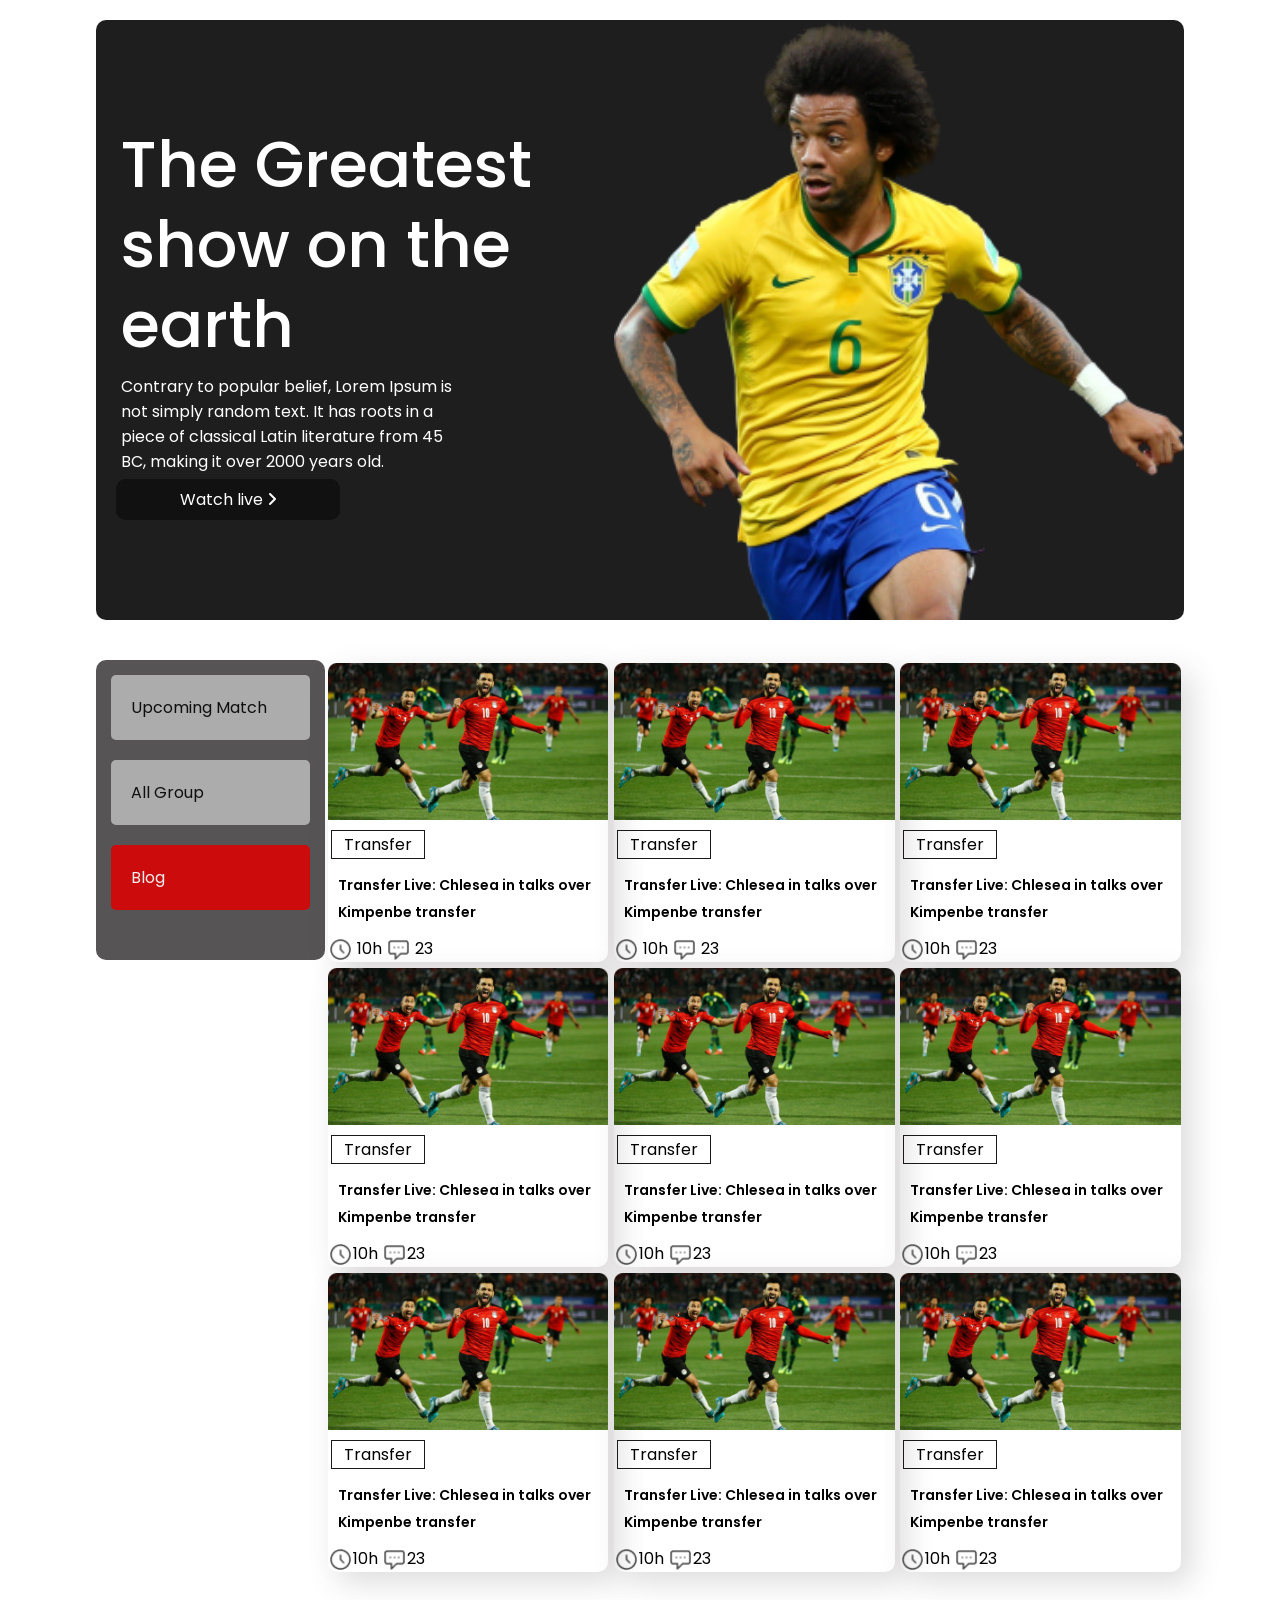
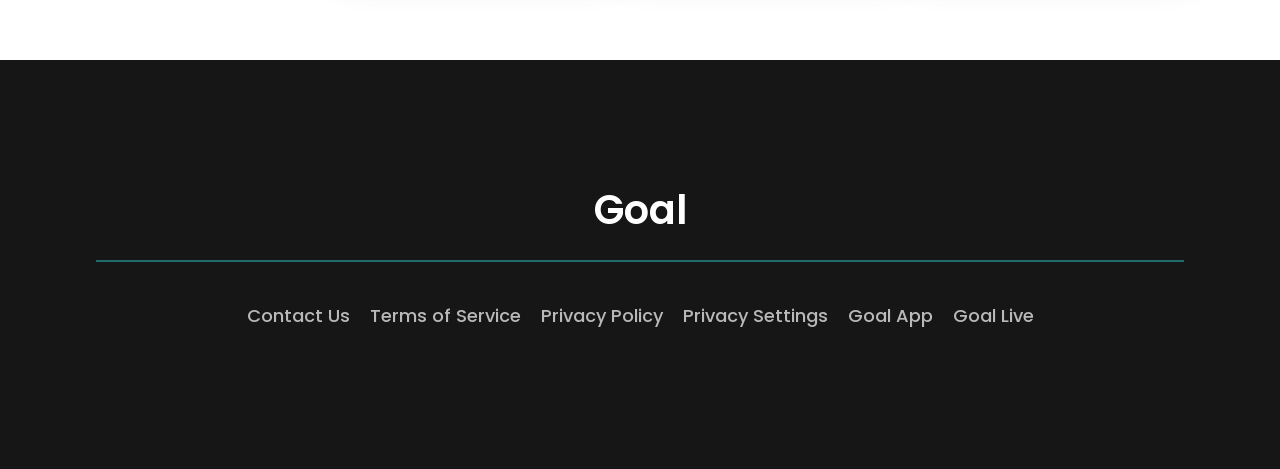
<file: index.html>
<!DOCTYPE html>
<html lang="en">
  <head>
    <meta charset="UTF-8" />
    <meta http-equiv="X-UA-Compatible" content="IE=edge" />
    <meta name="viewport" content="width=device-width, initial-scale=1.0" />
    <link
      rel="stylesheet"
      href="https://cdnjs.cloudflare.com/ajax/libs/font-awesome/6.1.1/css/all.min.css"
    />
    <title>World cup</title>
    <link rel="stylesheet" href="./stylesheet/style.css" />
    <link rel="stylesheet" href="./stylesheet/tablet.css  " />
    <link rel="stylesheet" href="./stylesheet/mobile.css" />
  </head>
  <body>
    <!--spotlight start-->
    <section class="spotlight">
      <div class="container-fluid">
        <div class="container-flex bgc-container">
          <div class="spotlight-intro">
            <h1 class="sp-heading">The Greatest show on the earth</h1>
            <p class="sp-text">
              Contrary to popular belief, Lorem Ipsum is not simply random text.
              It has roots in a piece of classical Latin literature from 45 BC,
              making it over 2000 years old.
            </p>
            <a class="sp-btn glow-on-hover" href=""
              >Watch live <i class="fa-solid fa-angle-right"></i
            ></a>
          </div>

          <img class="spotlight-img" src="./assets/bannerimage.png" alt="" />
        </div>
      </div>
    </section>
    <!--spotlight end-->

    <!--information-section start-->
    <section class="information-section">
      <div class="container-fluid">
        <div class="info-container">
          <div class="info-tab">
            <a class="btn-c" href="upcoming.html" target="_blank"
              >Upcoming Match</a
            >
            <a class="btn-c" href="">All Group</a>
            <a class="btn-b" href="index.html">Blog</a>
          </div>

          <div class="info-details">
            <div class="info-cards">
              <div class="info-card">
                <img src="./assets/blogimage.png" alt="" />
                <p>Transfer</p>
                <h4>Transfer Live: Chlesea in talks over Kimpenbe transfer</h4>
                <span>
                  <img class="icon" src="./assets/timeicon.png" alt="" />
                  10h</span
                >
                <span>
                  <img class="icon" src="./assets/chaticon.png" alt="" />
                  23</span
                >
              </div>

              <div class="info-card">
                <img src="./assets/blogimage.png" alt="" />
                <p>Transfer</p>
                <h4>Transfer Live: Chlesea in talks over Kimpenbe transfer</h4>
                <span>
                  <img class="icon" src="./assets/timeicon.png" alt="" />
                  10h</span
                >
                <span>
                  <img class="icon" src="./assets/chaticon.png" alt="" />
                  23</span
                >
              </div>

              <div class="info-card">
                <img src="./assets/blogimage.png" alt="" />
                <p>Transfer</p>
                <h4>Transfer Live: Chlesea in talks over Kimpenbe transfer</h4>
                <span
                  ><img
                    class="icon"
                    src="./assets/timeicon.png"
                    alt=""
                  />10h</span
                >
                <span
                  ><img
                    class="icon"
                    src="./assets/chaticon.png"
                    alt=""
                  />23</span
                >
              </div>

              <div class="info-card">
                <img src="./assets/blogimage.png" alt="" />
                <p>Transfer</p>
                <h4>Transfer Live: Chlesea in talks over Kimpenbe transfer</h4>
                <span
                  ><img
                    class="icon"
                    src="./assets/timeicon.png"
                    alt=""
                  />10h</span
                >
                <span
                  ><img
                    class="icon"
                    src="./assets/chaticon.png"
                    alt=""
                  />23</span
                >
              </div>

              <div class="info-card">
                <img src="./assets/blogimage.png" alt="" />
                <p>Transfer</p>
                <h4>Transfer Live: Chlesea in talks over Kimpenbe transfer</h4>
                <span
                  ><img
                    class="icon"
                    src="./assets/timeicon.png"
                    alt=""
                  />10h</span
                >
                <span
                  ><img
                    class="icon"
                    src="./assets/chaticon.png"
                    alt=""
                  />23</span
                >
              </div>

              <div class="info-card">
                <img src="./assets/blogimage.png" alt="" />
                <p>Transfer</p>
                <h4>Transfer Live: Chlesea in talks over Kimpenbe transfer</h4>
                <span
                  ><img
                    class="icon"
                    src="./assets/timeicon.png"
                    alt=""
                  />10h</span
                >
                <span
                  ><img
                    class="icon"
                    src="./assets/chaticon.png"
                    alt=""
                  />23</span
                >
              </div>

              <div class="info-card">
                <img src="./assets/blogimage.png" alt="" />
                <p>Transfer</p>
                <h4>Transfer Live: Chlesea in talks over Kimpenbe transfer</h4>
                <span
                  ><img
                    class="icon"
                    src="./assets/timeicon.png"
                    alt=""
                  />10h</span
                >
                <span
                  ><img
                    class="icon"
                    src="./assets/chaticon.png"
                    alt=""
                  />23</span
                >
              </div>

              <div class="info-card">
                <img src="./assets/blogimage.png" alt="" />
                <p>Transfer</p>
                <h4>Transfer Live: Chlesea in talks over Kimpenbe transfer</h4>
                <span
                  ><img
                    class="icon"
                    src="./assets/timeicon.png"
                    alt=""
                  />10h</span
                >
                <span
                  ><img
                    class="icon"
                    src="./assets/chaticon.png"
                    alt=""
                  />23</span
                >
              </div>

              <div class="info-card">
                <img src="./assets/blogimage.png" alt="" />
                <p>Transfer</p>
                <h4>Transfer Live: Chlesea in talks over Kimpenbe transfer</h4>
                <span
                  ><img
                    class="icon"
                    src="./assets/timeicon.png"
                    alt=""
                  />10h</span
                >
                <span
                  ><img
                    class="icon"
                    src="./assets/chaticon.png"
                    alt=""
                  />23</span
                >
              </div>
            </div>
            <div class="expand-btn">
              <a href="">view more</a>
            </div>
          </div>
        </div>
      </div>
    </section>

    <!--information-section end-->
    <!---footer-start-->

    <footer class="footer-section">
      <div class="container-fluid">
        <div class="footer-container">
          <div class="footer-heading">
            <h3>Goal</h3>
          </div>
          <hr />
          <div class="footer-links">
            <ul class="footer-ul">
              <li><a href="">Contact Us</a></li>
              <li><a href="">Terms of Service</a></li>
              <li><a href="">Privacy Policy</a></li>
              <li><a href="">Privacy Settings </a></li>
              <li><a href="">Goal App</a></li>
              <li><a href="">Goal Live</a></li>
            </ul>
          </div>
        </div>
      </div>
    </footer>

    <!--footer-end-->
  </body>
</html>
</file>
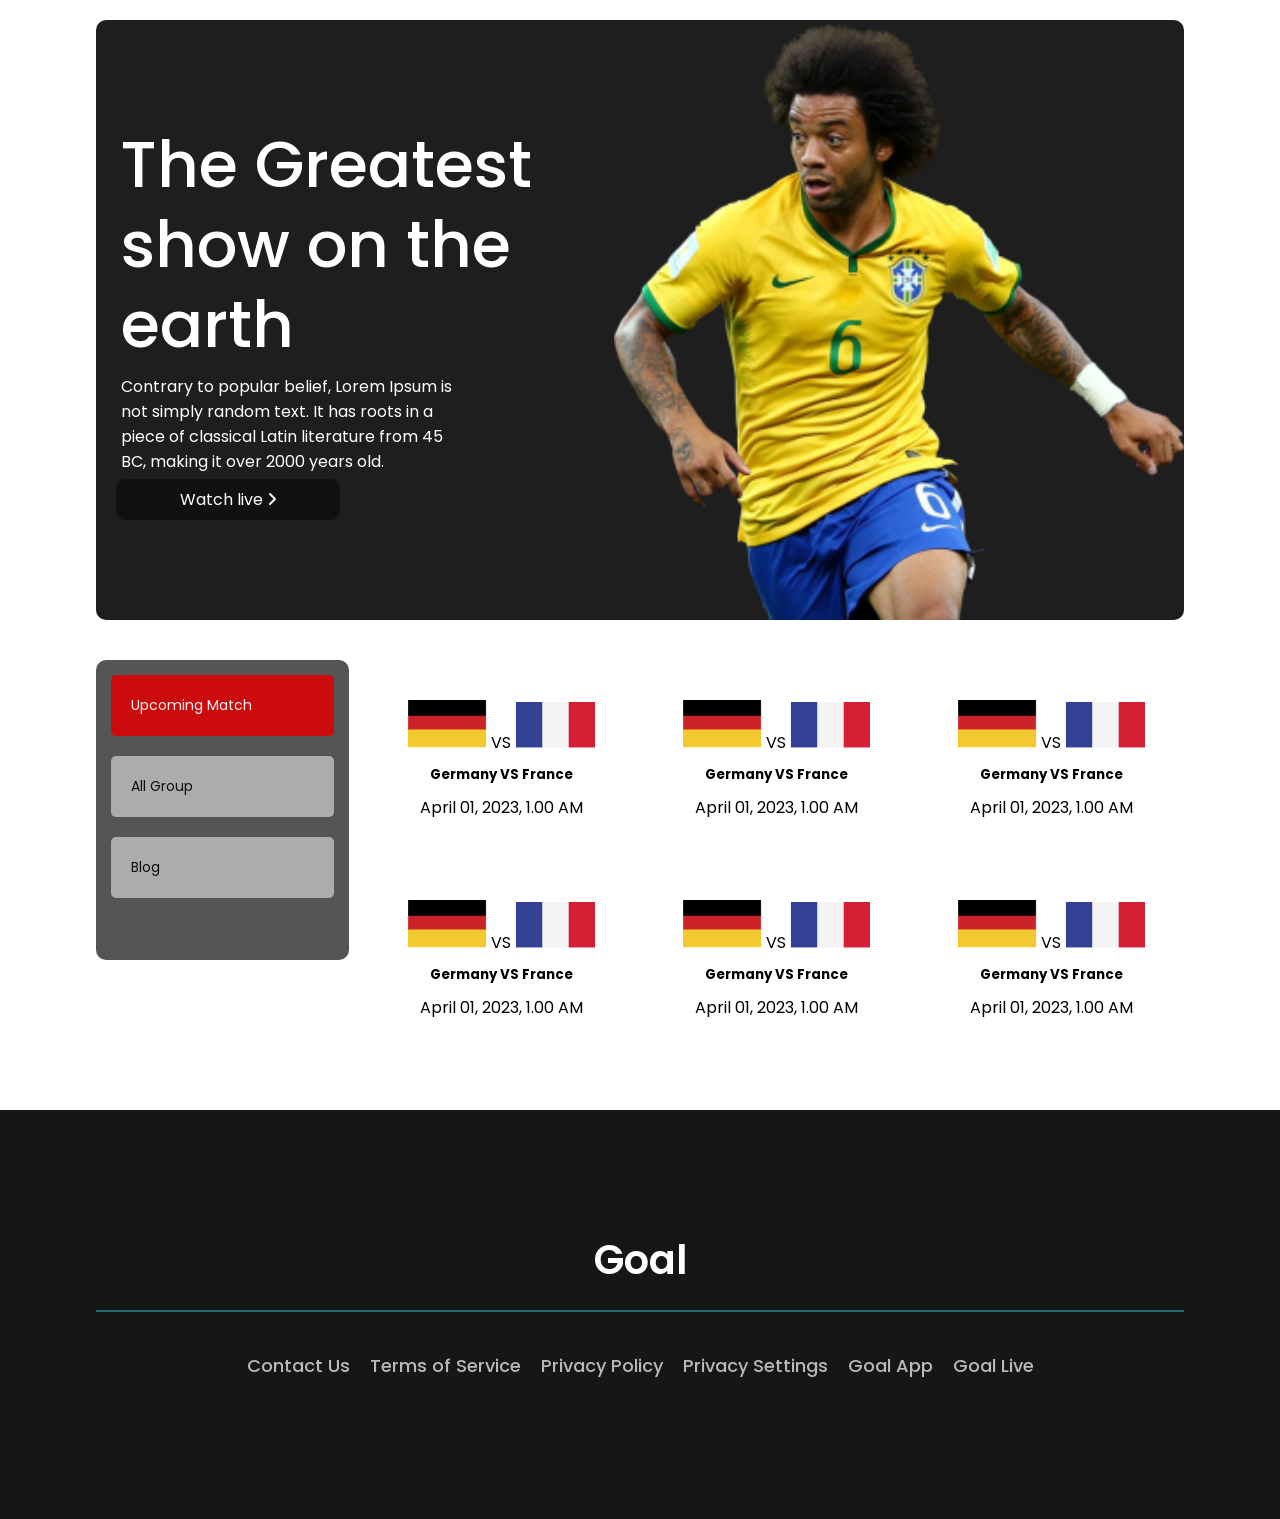
<file: upcoming.html>
<!DOCTYPE html>
<html lang="en">
  <head>
    <meta charset="UTF-8" />
    <meta http-equiv="X-UA-Compatible" content="IE=edge" />
    <meta name="viewport" content="width=device-width, initial-scale=1.0" />
    <link
      rel="stylesheet"
      href="https://cdnjs.cloudflare.com/ajax/libs/font-awesome/6.1.1/css/all.min.css"
    />
    <title>world cup blog</title>
    <!--stylesheets-->
    <link rel="stylesheet" href="./stylesheet/style.css" />
    <link rel="stylesheet" href="./stylesheet/mobile.css" />
    <link rel="stylesheet" href="./stylesheet/tablet.css" />
    <link rel="stylesheet" href="./stylesheet/upcoming.css" />
  </head>
  <body>
    <!--spotlight start-->
    <section class="spotlight">
      <div class="container-fluid">
        <div class="container-flex bgc-container">
          <div class="spotlight-intro">
            <h1 class="sp-heading">The Greatest show on the earth</h1>
            <p class="sp-text">
              Contrary to popular belief, Lorem Ipsum is not simply random text.
              It has roots in a piece of classical Latin literature from 45 BC,
              making it over 2000 years old.
            </p>
            <a class="sp-btn glow-on-hover" href="">
              Watch live <i class="fa-solid fa-angle-right"></i>
            </a>
          </div>

          <img class="spotlight-img" src="./assets/bannerimage.png" />
        </div>
      </div>
    </section>
    <!--spotlight end-->

    <!--information-section start-->
    <section class="information-section">
      <div class="container-fluid">
        <div class="info-container">
          <div class="info-tab">
            <a class="bg-r" href="/blog.html" target="_blank">Upcoming Match</a>
            <a href="">All Group</a>
            <a href="/upcoming.html">Blog</a>
          </div>
          <div class="upcoming-match">
            <div class="upcoming-cards">
              <div class="up-card">
                <div class="flag">
                  <img src="./assets/germanyflag.png" alt="" />
                  <span>VS</span>
                  <img src="./assets/flag.png" alt="" />
                </div>

                <h5>Germany VS France</h5>
                <span>April 01, 2023, 1.00 AM</span>
              </div>

              <div class="up-card">
                <div class="flag">
                  <img src="./assets/germanyflag.png" alt="" />
                  <span>VS</span>
                  <img src="./assets/flag.png" alt="" />
                </div>
                <h5>Germany VS France</h5>
                <span>April 01, 2023, 1.00 AM</span>
              </div>

              <div class="up-card">
                <div class="flag">
                  <img src="./assets/germanyflag.png" alt="" />
                  <span>VS</span>
                  <img src="./assets/flag.png" alt="" />
                </div>
                <h5>Germany VS France</h5>
                <span>April 01, 2023, 1.00 AM</span>
              </div>

              <div class="up-card">
                <div class="flag">
                  <img src="./assets/germanyflag.png" alt="" />
                  <span>VS</span>
                  <img src="./assets/flag.png" alt="" />
                </div>
                <h5>Germany VS France</h5>
                <span>April 01, 2023, 1.00 AM</span>
              </div>

              <div class="up-card">
                <div class="flag">
                  <img src="./assets/germanyflag.png" alt="" />
                  <span>VS</span>
                  <img src="./assets/flag.png" alt="" />
                </div>
                <h5>Germany VS France</h5>
                <span>April 01, 2023, 1.00 AM</span>
              </div>

              <div class="up-card">
                <div class="flag">
                  <img src="./assets/germanyflag.png" alt="" />
                  <span>VS</span>
                  <img src="./assets/flag.png" alt="" />
                </div>
                <h5>Germany VS France</h5>
                <span>April 01, 2023, 1.00 AM</span>
              </div>
            </div>
          </div>
        </div>
      </div>
    </section>

    <!--information-section end-->
    <!---footer-start-->

    <footer class="footer-section">
      <div class="container-fluid">
        <div class="footer-container">
          <div class="footer-heading">
            <h3>Goal</h3>
          </div>
          <hr />
          <div class="footer-links">
            <ul class="footer-ul">
              <li><a href="">Contact Us</a></li>
              <li><a href="">Terms of Service</a></li>
              <li><a href="">Privacy Policy</a></li>
              <li><a href="">Privacy Settings </a></li>
              <li><a href="">Goal App</a></li>
              <li><a href="">Goal Live</a></li>
            </ul>
          </div>
        </div>
      </div>
    </footer>
  </body>
</html>
</file>
<file: stylesheet/style.css>
@import url(mobile.css);
@import url(tablet.css);

@import url("https://fonts.googleapis.com/css2?family=Finlandica:ital,wght@1,400;1,600&family=Oswald:wght@700&family=Poppins:wght@500&family=Roboto+Mono:ital,wght@0,400;1,200;1,400&family=Trispace&display=swap");

* {
  margin: 0;
  padding: 0;
  box-sizing: border-box;
  font-family: "Poppins", sans-serif;
}
/**spotlight styles start**/
.spotlight {
  background: #ffffff;
}
.container-fluid {
  width: 85%;
  margin-left: auto;
  margin-right: auto;
  padding: 20px 0;
}
.bgc-container {
  width: 100%;
  background: #1e1e1e;
  border-radius: 10px;
}
.container-flex {
  display: flex;
}
.spotlight-intro {
  display: flex;
  flex-direction: column;
  justify-content: center;
  padding-left: 20px;
}
.sp-heading {
  color: #ffffff;
  margin: 1%;
  font-weight: 500;
  font-size: 5vw;
  line-height: 80px;
}
.sp-text {
  width: 70%;
  color: #ffffff;
  margin: 1%;
}
.sp-btn {
  width: 45%;
  text-decoration: none;
  padding: 0.5rem;
  text-align: center;
}

.glow-on-hover {
  color: #fff;
  background: #111;
  cursor: pointer;
  position: relative;
  z-index: 0;
  border-radius: 10px;
}
.glow-on-hover:before {
  content: "";
  background: linear-gradient(
    45deg,
    #ff0000,
    #ff7300,
    #fffb00,
    #48ff00,
    #00ffd5,
    #002bff,
    #7a00ff,
    #ff00c8,
    #ff0000
  );
  position: absolute;
  top: -2px;
  left: -2px;
  background-size: 400%;
  z-index: -1;
  filter: blur(5px);
  width: calc(100% + 4px);
  height: calc(100% + 4px);
  animation: glowing 20s linear infinite;
  opacity: 0;
  transition: opacity 0.3s ease-in-out;
  border-radius: 10px;
}

.glow-on-hover:active {
  color: #000;
}

.glow-on-hover:active:after {
  background: transparent;
}

.glow-on-hover:hover:before {
  opacity: 1;
}

.glow-on-hover:after {
  z-index: -1;
  content: "";
  position: absolute;
  width: 100%;
  height: 100%;
  background: #111;
  left: 0;
  top: 0;
  border-radius: 10px;
}

@keyframes glowing {
  0% {
    background-position: 0 0;
  }
  50% {
    background-position: 400% 0;
  }
  100% {
    background-position: 0 0;
  }
}
.spotlight-img {
  width: 100%;
}
.spotlight-img {
  height: 600px;
}
/**spotlight style end**/

/**information-section style strat**/
.information-section {
  margin-bottom: 40px;
}
.info-container {
  display: flex;
}
.info-tab {
  width: 30%;
  height: 300px;
  display: flex;
  flex-direction: column;
  background-color: #1f1c1cc0;
  padding: 5px;
  border-radius: 10px;
}
.info-tab a {
  text-decoration: none;
  padding: 20px;
  margin: 10px 10px;
}
.btn-c {
  background-color: rgba(255, 255, 255, 0.514);
  color: #0f0f0f;
  border-radius: 5px;
}
.btn-b {
  background-color: #cc0c0c;
  color: #f0f0f0;
  border-radius: 5px;
}
.info-cards {
  display: grid;
  grid-template-columns: repeat(3, 1fr);
}
.info-card {
  box-shadow: 10px 10px 30px #534a4a33;
  margin: 1% 1%;
  border-radius: 10px;
}
.info-card img {
  width: 100%;
}
.info-card p {
  display: inline-block;
  border: 1px solid rgb(26, 24, 24);
  padding: 1px 12px;
  margin: 1%;
}
.info-card h4 {
  font-weight: 600;
  font-size: 14px;
  line-height: 27px;
  margin: 10px;
}
.info-card span i {
  margin: 10px;
}

.info-card .icon{
  width: 25px;
  vertical-align: middle;
 
}
.expand-btn {
  visibility: hidden;
}
/**information-section style end**/

/**footer style start**/
.footer-section {
  background: #161616;
  padding: 100px 0;
}
.footer-container {
  display: flex;
  flex-direction: column;
  justify-content: center;
  align-items: center;
}
.footer-heading h3 {
  color: #ffffff;
  font-weight: 600;
  font-size: 40px;
}
.footer-links {
  margin: 20px 0;
}
hr {
  border: 1px solid #259094b4;
  margin: 20px 0;
  width: 100%;
}
.footer-ul {
  display: flex;
  justify-content: center;
  gap: 20px;
}
.footer-links ul li {
  list-style-type: none;
}
.footer-links ul li a {
  text-decoration: none;
  color: #b9b9b9;
  font-weight: 500;
  font-size: 18px;
}

/**footer style end**/
</file>
<file: stylesheet/tablet.css>
/***teblet device***/

@media (min-width: 600px) and (max-width: 991.98px) {

  /***spotlight***/

  .spotlight-img {
    width: 50%;
  }
  /**information section**/

  .info-container {
    flex-direction: column;
    justify-content: center;
    align-items: center;
  }
  .info-details .expand-btn {
    text-align: center;
  }
  .expand-btn {
    margin: 40px 0;
  }
  .expand-btn a {
    width: 20%;
    color: aliceblue;
    text-decoration: none;
    padding: 20px;
    background-color: rgb(226, 49, 43);
    border-radius: 5px;
  }
  .info-tab{
    display: flex;
    flex-direction: row;
    background: none;
    width: 100%;
    height: 100px;
    margin-bottom: 50px;
  }

  .info-tab a {
    width: 100%;
    height: 80px;
  }

  .info-cards {
    display: grid;
    grid-template-columns: repeat(2, 3fr);
    grid-template-rows: repeat(2, 3fr);
  }
  .expand-btn {
    visibility: visible;
  }

  /**footer-section**/

  .footer-ul {
    flex-wrap: wrap;
  }
}
</file>
<file: stylesheet/mobile.css>
@media screen and (max-width: 600px) {
  /**spotlight section**/
  .container-fluid {
    margin: auto;
  }
  .container-flex {
    flex-direction: column;
    align-items: center;
  }
  .bgc-container {
    width: 100%;
  }
  .spotlight-intro {
    width: 80%;
    margin: auto;
    justify-content: center;
    align-items: center;
  }
  .sp-heading {
    width: 80%;
    font-size: 30px;
    font-weight: 700;
    line-height: 33px;
    text-align: center;
  }
  .spotlight-intro p {
    text-align: center;
  }

  .spotlight-img {
    padding: 0 50px;
    height: 100%;
  }
  .sp-btn {
    width: 60%;
  }
}
/**mobile device**/
@media screen and (max-width: 600px) {
  /**info-section**/
  .info-container {
    flex-direction: column;
    justify-content: center;
  }
  .info-tab {
    width: 100%;
    background: none;
    flex-direction: column;
    justify-content: center;
    text-align: center;
  }
  .info-tab a {
    color: black;
  }
  .info-cards {
    display: grid;
    grid-template-columns: repeat(1, 3fr);
    grid-template-rows: repeat(1, 3fr);
  }
  .info-card h4 {
    font-size: larger;
  }
  /**footer-section**/
  .footer-section {
    padding: 0;
  }
  .footer-ul {
    display: flex;
    flex-direction: column;
  }
}
</file>
<file: stylesheet/upcoming.css>
/**information section styles****/
.upcoming-match {
  width: 100%;
}
.info-tab a {
  background-color: rgba(255, 255, 255, 0.514);
  color: #0f0f0f;
  border-radius: 5px;
  font-size: 14px;
}
.info-tab 
.bg-r{
  background-color: #cc0c0c;
  color: #f0f0f0;
}
.upcoming-cards {
  display: grid;
  grid-template-columns: repeat(3, 1fr);
  grid-template-rows: repeat(1, 1fr);
  gap: 10px;
  margin: 0 10px;
}
.up-card {
  width: 100%;
  text-align: center;
}

.up-card {
  width: 100%;
  margin: 30px 10px;
}
.up-card img {
  width: 30%;
}
.up-card .flag, h5, span{
  margin: 10px 0;
}




/**mobile-device**/
@media screen and (max-width: 600px) {
  .upcoming-cards {
    grid-template-columns: repeat(1, 3fr);
  }
}
/**teblet device**/
@media (min-width: 600px) and (max-width: 991.98px) {
  .upcoming-cards {
    grid-template-columns: repeat(2, 1fr);
  }
}
</file>
